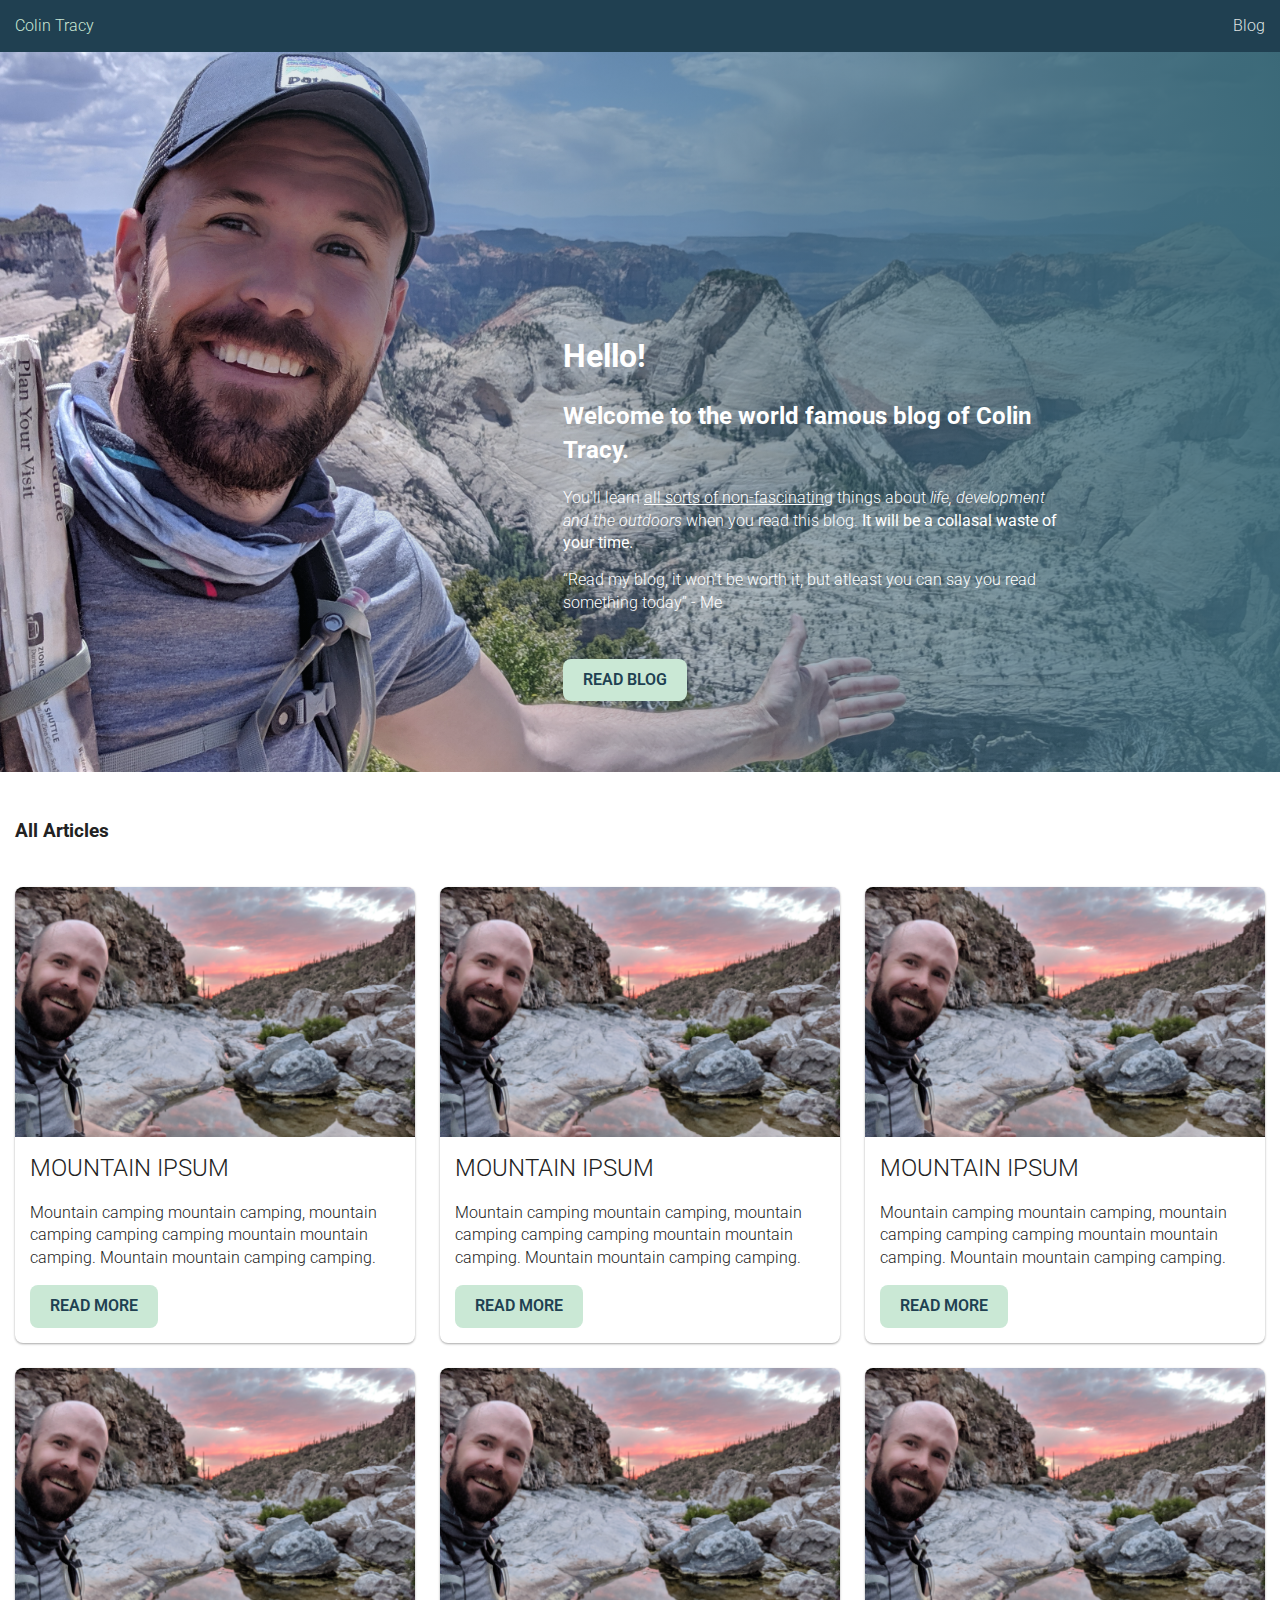
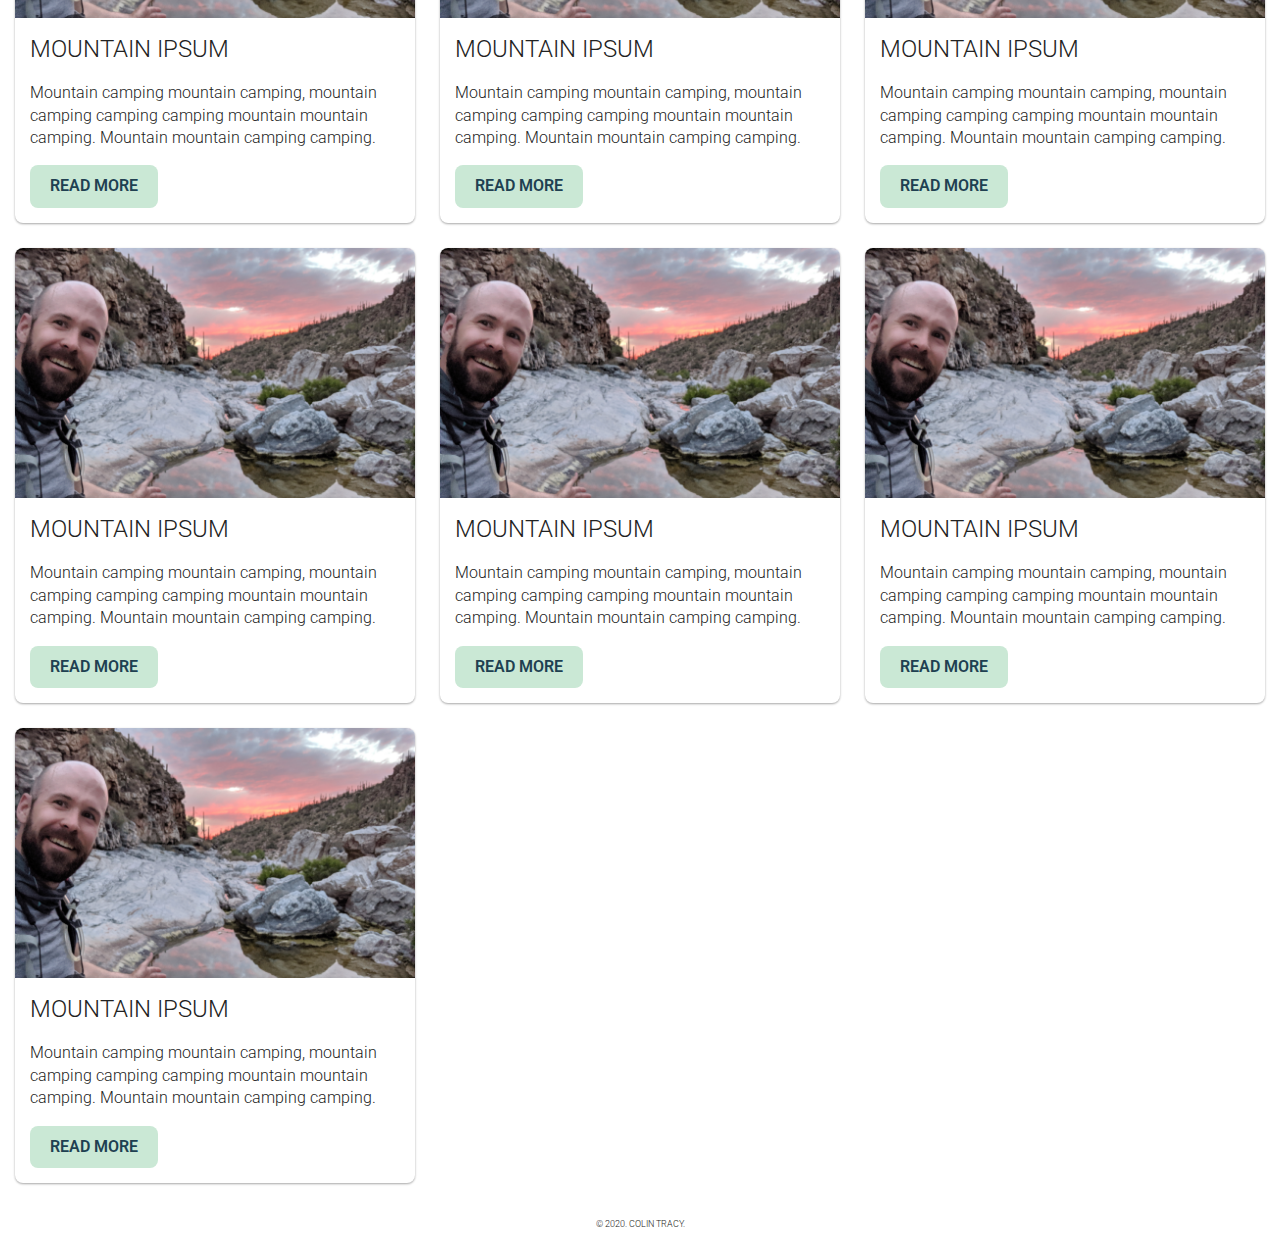
<file: index.html>
<!doctype html>
<html class="no-js" lang="">
<head>
  <meta charset="utf-8">
  <title>Colin's Blog</title>
  <meta name="description" content="">
  <meta name="viewport" content="width=device-width, initial-scale=1">

  <link rel="manifest" href="site.webmanifest">
  <link rel="apple-touch-icon" href="icon.png">

  <link rel="stylesheet" href="css/normalize.css">
  <link rel="stylesheet" href="css/main.css">

  <meta name="theme-color" content="#204051">
</head>
<body>
  <!--[if IE]>
    <p class="browserupgrade">You are using an <strong>outdated</strong> browser. Please <a href="https://browsehappy.com/">upgrade your browser</a> to improve your experience and security.</p>
  <![endif]-->
  <header id="header" role="banner">
    <nav id="mainNav" role="navigation">
      <div class="navigation header-logo">
        <span>Colin Tracy</span>
      </div>
      <div class="navigation header-nav">
        <a href="/">Blog</a>
      </div>
    </nav>
  </header>
  <div id="heroImage">
    <div class="hero-content">
      <h1>Hello!</h1>
      <h2>Welcome to the world famous blog of Colin Tracy.</h2>
      <p style="margin-bottom: 15px;">
        You'll learn <u>all sorts of non-fascinating</u> things about <i>life, development and the outdoors</i> when you read this blog. <b>It
        will be a collasal waste of your time.</b>
      </p>
      <q>Read my blog, it won't be worth it, but atleast you can say you read something today</q> - Me
      <br /><br /><br />
      <a href="/blog/blog-article-one/" class="button">Read Blog</a>
    </div>
  </div>
  <main id="main" class="main-home">
    <div class="blog-articles">
      <h3>All Articles</h3>
    </div>
    <div class="blog-article-card">
      <div class="blog-article-image"></div>
      <div class="blog-article-info">
        <div class="blog-article-title">Mountain Ipsum</div>
        <div class="blog-article-snippet">
          <p>
            Mountain camping mountain camping, mountain camping camping camping mountain mountain camping. Mountain mountain
            camping
            camping.
          </p>
        </div>
        <a href="/blog/blog-article-one" class="button">Read More</a>
      </div>
    </div>
    <div class="blog-article-card">
      <div class="blog-article-image"></div>
      <div class="blog-article-info">
        <div class="blog-article-title">Mountain Ipsum</div>
        <div class="blog-article-snippet">
          <p>
            Mountain camping mountain camping, mountain camping camping camping mountain mountain camping. Mountain mountain
            camping
            camping.
          </p>
        </div>
        <a href="/blog/blog-article-two" class="button">Read More</a>
      </div>
    </div>
    <div class="blog-article-card">
      <div class="blog-article-image"></div>
      <div class="blog-article-info">
        <div class="blog-article-title">Mountain Ipsum</div>
        <div class="blog-article-snippet">
          <p>
            Mountain camping mountain camping, mountain camping camping camping mountain mountain camping. Mountain mountain
            camping
            camping.
          </p>
        </div>
        <a href="/blog/blog-article-three" class="button">Read More</a>
      </div>
    </div>
    <div class="blog-article-card">
      <div class="blog-article-image"></div>
      <div class="blog-article-info">
        <div class="blog-article-title">Mountain Ipsum</div>
        <div class="blog-article-snippet">
          <p>
            Mountain camping mountain camping, mountain camping camping camping mountain mountain camping. Mountain mountain
            camping
            camping.
          </p>
        </div>
        <a href="/blog/blog-article-one" class="button">Read More</a>
      </div>
    </div>
    <div class="blog-article-card">
      <div class="blog-article-image"></div>
      <div class="blog-article-info">
        <div class="blog-article-title">Mountain Ipsum</div>
        <div class="blog-article-snippet">
          <p>
            Mountain camping mountain camping, mountain camping camping camping mountain mountain camping. Mountain mountain
            camping
            camping.
          </p>
        </div>
        <a href="/blog/blog-article-one" class="button">Read More</a>
      </div>
    </div>
    <div class="blog-article-card">
      <div class="blog-article-image"></div>
      <div class="blog-article-info">
        <div class="blog-article-title">Mountain Ipsum</div>
        <div class="blog-article-snippet">
          <p>
            Mountain camping mountain camping, mountain camping camping camping mountain mountain camping. Mountain mountain
            camping
            camping.
          </p>
        </div>
        <a href="/blog/blog-article-one" class="button">Read More</a>
      </div>
    </div>
    <div class="blog-article-card">
      <div class="blog-article-image"></div>
      <div class="blog-article-info">
        <div class="blog-article-title">Mountain Ipsum</div>
        <div class="blog-article-snippet">
          <p>
            Mountain camping mountain camping, mountain camping camping camping mountain mountain camping. Mountain mountain
            camping
            camping.
          </p>
        </div>
        <a href="/blog/blog-article-one" class="button">Read More</a>
      </div>
    </div>
    <div class="blog-article-card">
      <div class="blog-article-image"></div>
      <div class="blog-article-info">
        <div class="blog-article-title">Mountain Ipsum</div>
        <div class="blog-article-snippet">
          <p>
            Mountain camping mountain camping, mountain camping camping camping mountain mountain camping. Mountain mountain
            camping
            camping.
          </p>
        </div>
        <a href="/blog/blog-article-one" class="button">Read More</a>
      </div>
    </div>
    <div class="blog-article-card">
      <div class="blog-article-image"></div>
      <div class="blog-article-info">
        <div class="blog-article-title">Mountain Ipsum</div>
        <div class="blog-article-snippet">
          <p>
            Mountain camping mountain camping, mountain camping camping camping mountain mountain camping. Mountain mountain
            camping
            camping.
          </p>
        </div>
        <a href="/blog/blog-article-one" class="button">Read More</a>
      </div>
    </div>
    <div class="blog-article-card">
      <div class="blog-article-image"></div>
      <div class="blog-article-info">
        <div class="blog-article-title">Mountain Ipsum</div>
        <div class="blog-article-snippet">
          <p>
            Mountain camping mountain camping, mountain camping camping camping mountain mountain camping. Mountain mountain
            camping
            camping.
          </p>
        </div>
        <a href="/blog/blog-article-one" class="button">Read More</a>
      </div>
    </div>
  </main>
  <footer id="footer" role="footer">
    <div>&copy; 2020. Colin Tracy.</div>
  </footer>
  <script src="js/vendor/modernizr-3.8.0.min.js"></script>
  <script src="https://code.jquery.com/jquery-3.4.1.min.js" integrity="sha256-CSXorXvZcTkaix6Yvo6HppcZGetbYMGWSFlBw8HfCJo=" crossorigin="anonymous"></script>
  <script>window.jQuery || document.write('<script src="js/vendor/jquery-3.4.1.min.js"><\/script>')</script>
</body>
</html>
</file>
<file: css/main.css>
@import url('https://fonts.googleapis.com/css?family=Roboto&display=swap');
@import 'header.css';
@import 'hero.css';
@import 'grid.css';
@import 'footer.css';
@import 'article.css';

/* main.css 2.0.0 | MIT License | https://github.com/h5bp/main.css#readme */
/*
 * What follows is the result of much research on cross-browser styling.
 * Credit left inline and big thanks to Nicolas Gallagher, Jonathan Neal,
 * Kroc Camen, and the H5BP dev community and team.
 */

/* ==========================================================================
   Base styles: opinionated defaults
   ========================================================================== */

html {
  color: #222;
  font-size: 1em;
  line-height: 1.4;
  font-family: 'Roboto', sans-serif;
  font-weight: 300;
}

/*
 * Remove text-shadow in selection highlight:
 * https://twitter.com/miketaylr/status/12228805301
 *
 * Vendor-prefixed and regular ::selection selectors cannot be combined:
 * https://stackoverflow.com/a/16982510/7133471
 *
 * Customize the background color to match your design.
 */

::-moz-selection {
  background: #b3d4fc;
  text-shadow: none;
}

::selection {
  background: #b3d4fc;
  text-shadow: none;
}

/*
 * A better looking default horizontal rule
 */

hr {
  display: block;
  height: 1px;
  border: 0;
  border-top: 1px solid #ccc;
  margin: 1em 0;
  padding: 0;
}

/*
 * Remove the gap between audio, canvas, iframes,
 * images, videos and the bottom of their containers:
 * https://github.com/h5bp/html5-boilerplate/issues/440
 */

audio,
canvas,
iframe,
img,
svg,
video {
  vertical-align: middle;
}

/*
 * Remove default fieldset styles.
 */

fieldset {
  border: 0;
  margin: 0;
  padding: 0;
}

/*
 * Allow only vertical resizing of textareas.
 */

textarea {
  resize: vertical;
}

/* ==========================================================================
   Browser Upgrade Prompt
   ========================================================================== */

.browserupgrade {
  margin: 0.2em 0;
  background: #ccc;
  color: #000;
  padding: 0.2em 0;
}

/* ==========================================================================
   Author's custom styles
   ========================================================================== */

/* ==========================================================================
   Helper classes
   ========================================================================== */

/*
 * Hide visually and from screen readers
 */

.hidden {
  display: none !important;
}

/*
* Hide only visually, but have it available for screen readers:
* https://snook.ca/archives/html_and_css/hiding-content-for-accessibility
*
* 1. For long content, line feeds are not interpreted as spaces and small width
*    causes content to wrap 1 word per line:
*    https://medium.com/@jessebeach/beware-smushed-off-screen-accessible-text-5952a4c2cbfe
*/

.sr-only {
  border: 0;
  clip: rect(0, 0, 0, 0);
  height: 1px;
  margin: -1px;
  overflow: hidden;
  padding: 0;
  position: absolute;
  white-space: nowrap;
  width: 1px;
  /* 1 */
}

/*
* Extends the .sr-only class to allow the element
* to be focusable when navigated to via the keyboard:
* https://www.drupal.org/node/897638
*/

.sr-only.focusable:active,
.sr-only.focusable:focus {
  clip: auto;
  height: auto;
  margin: 0;
  overflow: visible;
  position: static;
  white-space: inherit;
  width: auto;
}

/*
* Hide visually and from screen readers, but maintain layout
*/

.invisible {
  visibility: hidden;
}

/*
* Clearfix: contain floats
*
* For modern browsers
* 1. The space content is one way to avoid an Opera bug when the
*    `contenteditable` attribute is included anywhere else in the document.
*    Otherwise it causes space to appear at the top and bottom of elements
*    that receive the `clearfix` class.
* 2. The use of `table` rather than `block` is only necessary if using
*    `:before` to contain the top-margins of child elements.
*/

.clearfix:before,
.clearfix:after {
  content: " ";
  /* 1 */
  display: table;
  /* 2 */
}

.clearfix:after {
  clear: both;
}

/* ==========================================================================
   EXAMPLE Media Queries for Responsive Design.
   These examples override the primary ('mobile first') styles.
   Modify as content requires.
   ========================================================================== */

@media only screen and (min-width: 35em) {
  /* Style adjustments for viewports that meet the condition */
}

@media print,
  (-webkit-min-device-pixel-ratio: 1.25),
  (min-resolution: 1.25dppx),
  (min-resolution: 120dpi) {
  /* Style adjustments for high resolution devices */
}

/* ==========================================================================
   Print styles.
   Inlined to avoid the additional HTTP request:
   https://www.phpied.com/delay-loading-your-print-css/
   ========================================================================== */

@media print {
  *,
  *:before,
  *:after {
    background: transparent !important;
    color: #000 !important;
    /* Black prints faster */
    box-shadow: none !important;
    text-shadow: none !important;
  }
  a,
  a:visited {
    text-decoration: underline;
  }
  a[href]:after {
    content: " (" attr(href) ")";
  }
  abbr[title]:after {
    content: " (" attr(title) ")";
  }
  /*
     * Don't show links that are fragment identifiers,
     * or use the `javascript:` pseudo protocol
     */
  a[href^="#"]:after,
  a[href^="javascript:"]:after {
    content: "";
  }
  pre {
    white-space: pre-wrap !important;
  }
  pre,
  blockquote {
    border: 1px solid #999;
    page-break-inside: avoid;
  }
  /*
     * Printing Tables:
     * https://web.archive.org/web/20180815150934/http://css-discuss.incutio.com/wiki/Printing_Tables
     */
  thead {
    display: table-header-group;
  }
  tr,
  img {
    page-break-inside: avoid;
  }
  p,
  h2,
  h3 {
    orphans: 3;
    widows: 3;
  }
  h2,
  h3 {
    page-break-after: avoid;
  }
}

.button {
  background-color: #cae8d5;
  padding: 10px 20px;
  text-transform: uppercase;
  text-decoration: none;
  border-radius: 8px;
  color: #204051;
  font-weight: 600;
  display: inline-block;
  transition: all 0.3s ease-in-out;
}

.button:hover {
  background-color: #204051;
  color: #cae8d5;
  box-shadow: 0 14px 28px rgba(0,0,0,0.25), 0 10px 10px rgba(0,0,0,0.22);
}
</file>
